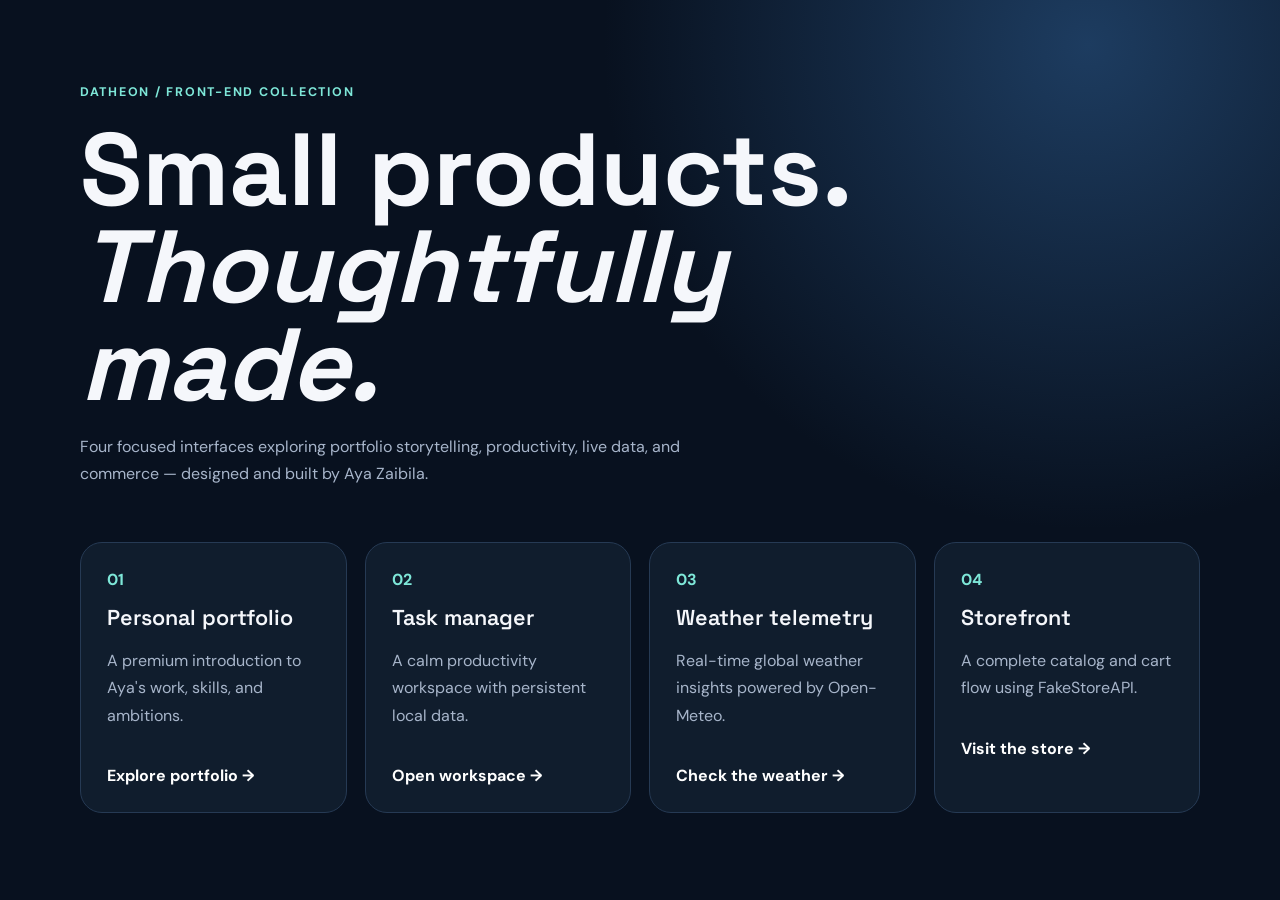
<file: index.html>
<!doctype html>
<html lang="en">
<head>
  <meta charset="utf-8">
  <meta name="viewport" content="width=device-width, initial-scale=1">
  <title>Datheon Studio | Four web applications</title>
  <meta name="description" content="A curated collection of four responsive web applications by Aya Zaibila.">
  <link rel="preconnect" href="https://fonts.googleapis.com">
  <link rel="preconnect" href="https://fonts.gstatic.com" crossorigin>
  <link href="https://fonts.googleapis.com/css2?family=DM+Sans:wght@400;500;600;700&family=Space+Grotesk:wght@500;600;700&display=swap" rel="stylesheet">
  <style>
    :root{font-family:"DM Sans",sans-serif;color:#f5f7fb;background:#08111f}*{box-sizing:border-box}body{margin:0;min-height:100vh;background:radial-gradient(circle at 85% 5%,#1d3c60 0,transparent 35%),#08111f}main{width:min(1120px,92%);margin:auto;padding:80px 0}.eyebrow{color:#7ee7d8;text-transform:uppercase;letter-spacing:.14em;font-size:.78rem;font-weight:700}h1{font:700 clamp(3rem,8vw,6.8rem)/.95 "Space Grotesk";max-width:800px;margin:20px 0}p{color:#a7b5ca;max-width:620px;line-height:1.7}.grid{display:grid;grid-template-columns:repeat(auto-fit,minmax(230px,1fr));gap:18px;margin-top:55px}.card{padding:26px;border:1px solid #263a54;border-radius:22px;background:#101d2d;transition:.25s}.card:hover{transform:translateY(-5px);border-color:#7ee7d8}.number{color:#7ee7d8;font-weight:700}.card h2{margin:14px 0 8px;font:600 1.35rem "Space Grotesk"}.card a{display:inline-block;color:#fff;text-decoration:none;margin-top:20px;font-weight:700}.card a:hover{color:#7ee7d8}
  </style>
</head>
<body>
  <main>
    <span class="eyebrow">Datheon / Front-end collection</span>
    <h1>Small products.<br><em>Thoughtfully made.</em></h1>
    <p>Four focused interfaces exploring portfolio storytelling, productivity, live data, and commerce — designed and built by Aya Zaibila.</p>
    <section class="grid" aria-label="Applications">
      <article class="card"><span class="number">01</span><h2>Personal portfolio</h2><p>A premium introduction to Aya's work, skills, and ambitions.</p><a href="Task%201/index.html">Explore portfolio →</a></article>
      <article class="card"><span class="number">02</span><h2>Task manager</h2><p>A calm productivity workspace with persistent local data.</p><a href="Task%202/index.html">Open workspace →</a></article>
      <article class="card"><span class="number">03</span><h2>Weather telemetry</h2><p>Real-time global weather insights powered by Open-Meteo.</p><a href="Task%203/index.html">Check the weather →</a></article>
      <article class="card"><span class="number">04</span><h2>Storefront</h2><p>A complete catalog and cart flow using FakeStoreAPI.</p><a href="Task%204/index.html">Visit the store →</a></article>
    </section>
  </main>
</body>
</html>
</file>
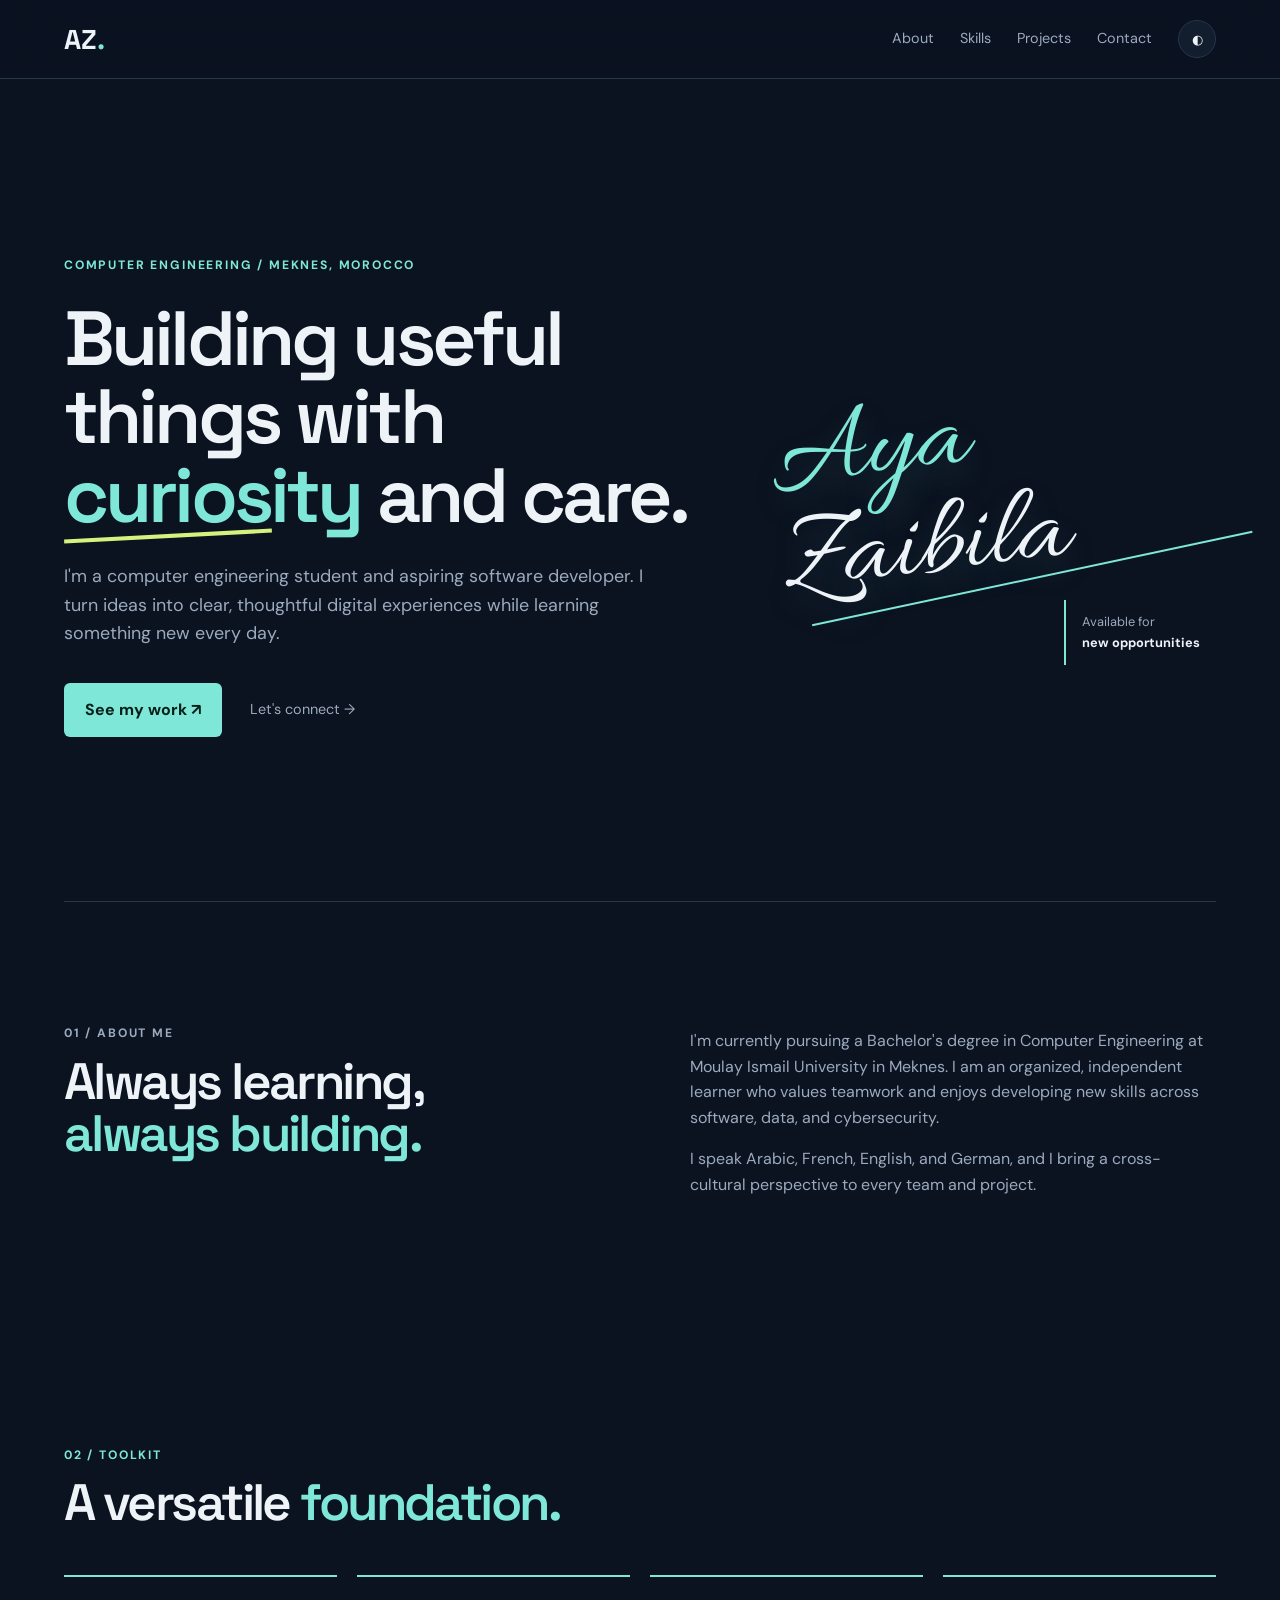
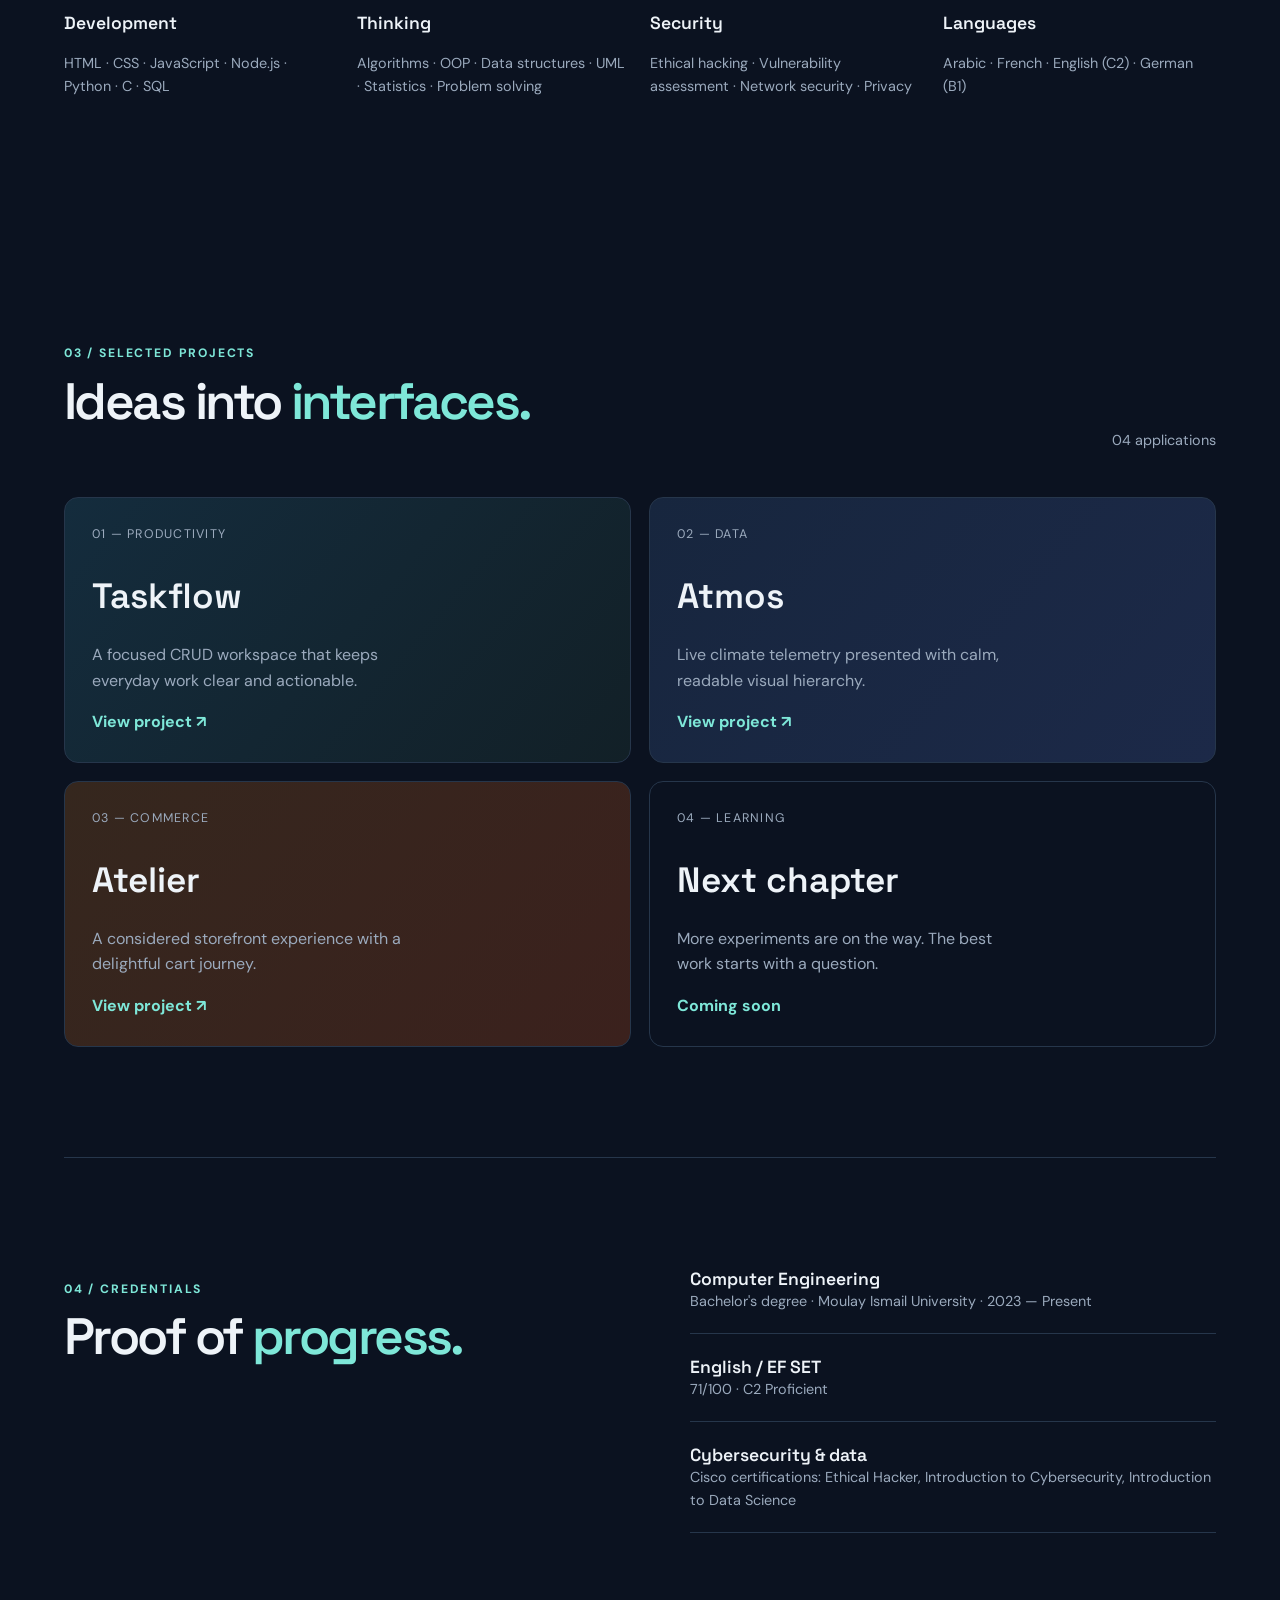
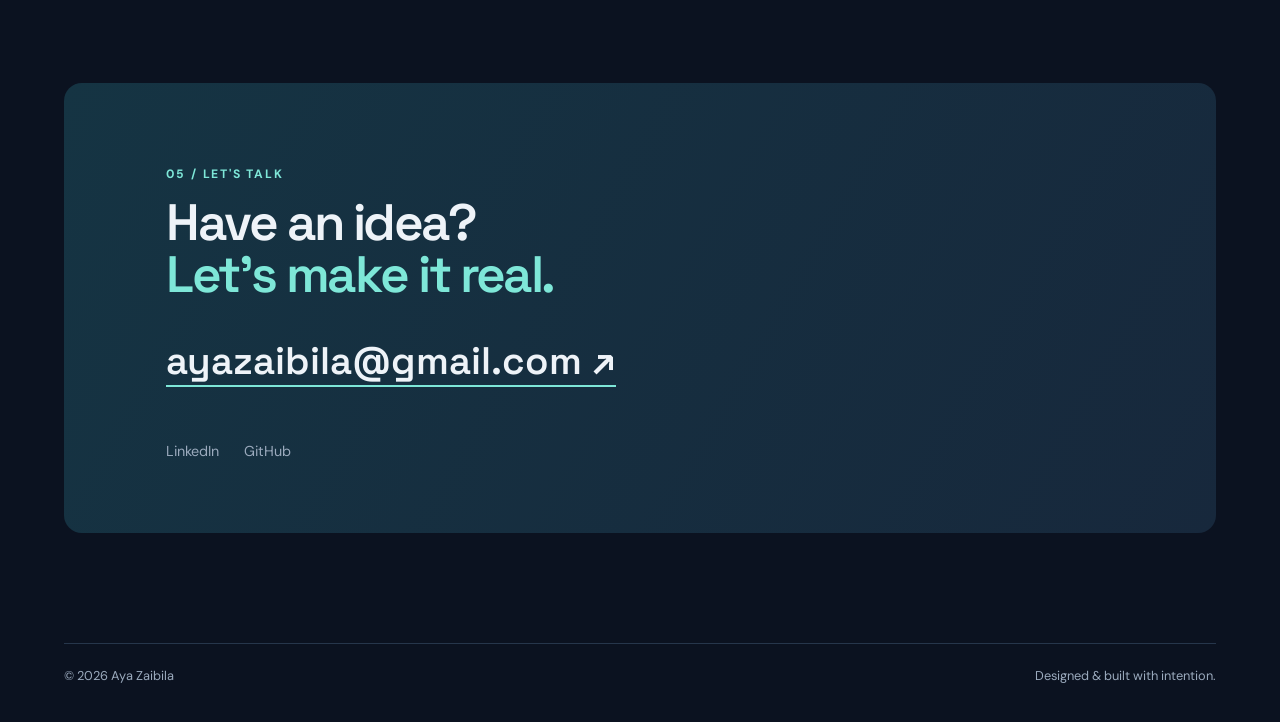
<file: Task 1/index.html>
<!doctype html>
<html lang="en" data-theme="dark">
<head>
  <meta charset="utf-8"><meta name="viewport" content="width=device-width, initial-scale=1">
  <title>Aya Zaibila | Computer Engineering Student</title>
  <meta name="description" content="Portfolio of Aya Zaibila, a computer engineering student and aspiring software developer.">
  <link rel="preconnect" href="https://fonts.googleapis.com"><link rel="preconnect" href="https://fonts.gstatic.com" crossorigin>
  <link href="https://fonts.googleapis.com/css2?family=Allura&family=DM+Sans:wght@400;500;600;700&family=Space+Grotesk:wght@500;600;700&display=swap" rel="stylesheet"><link rel="stylesheet" href="styles.css">
</head>
<body>
  <header class="site-header"><a class="brand" href="#top">AZ<span>.</span></a><button class="menu-button" aria-label="Toggle navigation" aria-expanded="false">☰</button><nav><a href="#about">About</a><a href="#skills">Skills</a><a href="#projects">Projects</a><a href="#contact">Contact</a><button id="theme-toggle" class="theme-button" aria-label="Toggle color theme">◐</button></nav></header>
  <main id="top">
    <section class="hero section"><div><p class="eyebrow">Computer Engineering / Meknes, Morocco</p><h1>Building useful things with <span>curiosity</span> and care.</h1><p class="hero-copy">I'm a computer engineering student and aspiring software developer. I turn ideas into clear, thoughtful digital experiences while learning something new every day.</p><div class="actions"><a class="button primary" href="#projects">See my work <span>↗</span></a><a class="text-link" href="mailto:ayazaibila@gmail.com">Let's connect →</a></div></div><div class="hero-art"><div class="signature" aria-label="Aya Zaibila signature"><span>Aya</span> Zaibila</div><div class="hero-caption">Available for<br><strong>new opportunities</strong></div></div></section>
    <section id="about" class="section split"><div><p class="eyebrow">01 / About me</p><h2>Always learning,<br><em>always building.</em></h2></div><div><p>I'm currently pursuing a Bachelor's degree in Computer Engineering at Moulay Ismail University in Meknes. I am an organized, independent learner who values teamwork and enjoys developing new skills across software, data, and cybersecurity.</p><p>I speak Arabic, French, English, and German, and I bring a cross-cultural perspective to every team and project.</p></div></section>
    <section id="skills" class="section"><p class="eyebrow">02 / Toolkit</p><h2>A versatile <em>foundation.</em></h2><div class="skill-grid"><div><h3>Development</h3><p>HTML · CSS · JavaScript · Node.js · Python · C · SQL</p></div><div><h3>Thinking</h3><p>Algorithms · OOP · Data structures · UML · Statistics · Problem solving</p></div><div><h3>Security</h3><p>Ethical hacking · Vulnerability assessment · Network security · Privacy</p></div><div><h3>Languages</h3><p>Arabic · French · English (C2) · German (B1)</p></div></div></section>
    <section id="projects" class="section"><div class="section-heading"><div><p class="eyebrow">03 / Selected projects</p><h2>Ideas into <em>interfaces.</em></h2></div><span class="muted">04 applications</span></div><div class="project-grid"><a class="project-card featured" href="../Task%202/index.html"><span>01 — Productivity</span><h3>Taskflow</h3><p>A focused CRUD workspace that keeps everyday work clear and actionable.</p><strong>View project ↗</strong></a><a class="project-card blue" href="../Task%203/index.html"><span>02 — Data</span><h3>Atmos</h3><p>Live climate telemetry presented with calm, readable visual hierarchy.</p><strong>View project ↗</strong></a><a class="project-card orange" href="../Task%204/index.html"><span>03 — Commerce</span><h3>Atelier</h3><p>A considered storefront experience with a delightful cart journey.</p><strong>View project ↗</strong></a><article class="project-card outline"><span>04 — Learning</span><h3>Next chapter</h3><p>More experiments are on the way. The best work starts with a question.</p><strong>Coming soon</strong></article></div></section>
    <section class="section credentials"><div><p class="eyebrow">04 / Credentials</p><h2>Proof of <em>progress.</em></h2></div><div class="credential-list"><div><strong>Computer Engineering</strong><span>Bachelor's degree · Moulay Ismail University · 2023 — Present</span></div><div><strong>English / EF SET</strong><span>71/100 · C2 Proficient</span></div><div><strong>Cybersecurity & data</strong><span>Cisco certifications: Ethical Hacker, Introduction to Cybersecurity, Introduction to Data Science</span></div></div></section>
    <section id="contact" class="contact"><p class="eyebrow">05 / Let's talk</p><h2>Have an idea?<br><em>Let's make it real.</em></h2><a class="email" href="mailto:ayazaibila@gmail.com">ayazaibila@gmail.com ↗</a><div class="socials"><a href="https://www.linkedin.com/in/aya-zaibila-7a572a215" target="_blank" rel="noreferrer">LinkedIn</a><a href="https://github.com/ayazaibila" target="_blank" rel="noreferrer">GitHub</a></div></section>
  </main>
  <footer><span>© 2026 Aya Zaibila</span><span>Designed & built with intention.</span></footer><script src="script.js"></script>
</body>
</html>
</file>
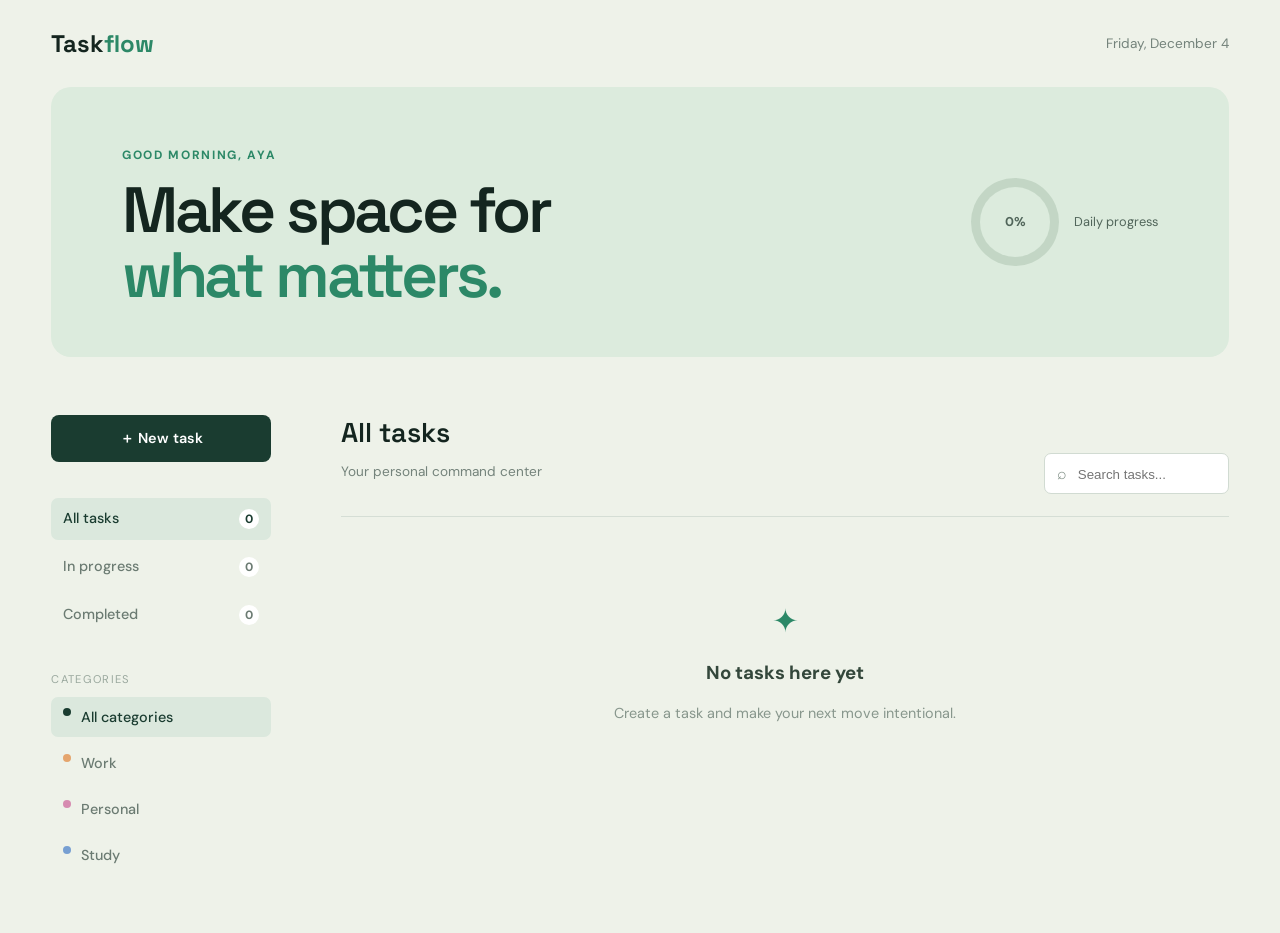
<file: Task 2/index.html>
<!doctype html><html lang="en"><head><meta charset="utf-8"><meta name="viewport" content="width=device-width,initial-scale=1"><title>Taskflow | Productivity workspace</title><link rel="preconnect" href="https://fonts.googleapis.com"><link href="https://fonts.googleapis.com/css2?family=DM+Sans:wght@400;500;600;700&family=Space+Grotesk:wght@500;600;700&display=swap" rel="stylesheet"><link rel="stylesheet" href="styles.css"></head><body><main class="app"><header><a class="brand" href="../index.html">Task<span>flow</span></a><div class="date" id="today"></div></header><section class="intro"><div><p class="eyebrow">Good morning, Aya</p><h1>Make space for<br><em>what matters.</em></h1></div><div class="progress"><div class="progress-ring"><strong id="progress-value">0%</strong></div><span>Daily progress</span></div></section><section class="workspace"><aside><button class="add-button" id="open-form">＋ New task</button><nav class="filters" aria-label="Task filters"><button class="filter active" data-filter="all">All tasks <b id="all-count">0</b></button><button class="filter" data-filter="active">In progress <b id="active-count">0</b></button><button class="filter" data-filter="completed">Completed <b id="completed-count">0</b></button></nav><p class="label">Categories</p><div class="category-list"><button class="category active" data-category="all"><i class="dot all-dot"></i>All categories</button><button class="category" data-category="Work"><i class="dot work"></i>Work</button><button class="category" data-category="Personal"><i class="dot personal"></i>Personal</button><button class="category" data-category="Study"><i class="dot study"></i>Study</button></div></aside><section class="tasks"><div class="task-toolbar"><div><h2 id="list-title">All tasks</h2><p id="list-summary">Your personal command center</p></div><label class="search">⌕ <input id="search" placeholder="Search tasks..." aria-label="Search tasks"></label></div><div id="task-list" class="task-list"></div><div id="empty" class="empty" hidden><span>✦</span><h3>No tasks here yet</h3><p>Create a task and make your next move intentional.</p></div></section></section></main><dialog id="task-dialog"><form method="dialog" id="task-form"><button type="button" class="close" id="close-form">×</button><p class="eyebrow">New focus</p><h2 id="form-title">Create a task</h2><input type="hidden" id="task-id"><label>Task title<input id="task-title" required maxlength="100" placeholder="What needs your attention?"></label><div class="form-grid"><label>Category<select id="task-category"><option>Work</option><option>Personal</option><option>Study</option></select></label><label>Due date<input id="task-due" type="date"></label></div><button class="add-button" type="submit">Save task</button></form></dialog><script src="script.js"></script></body></html>
</file>
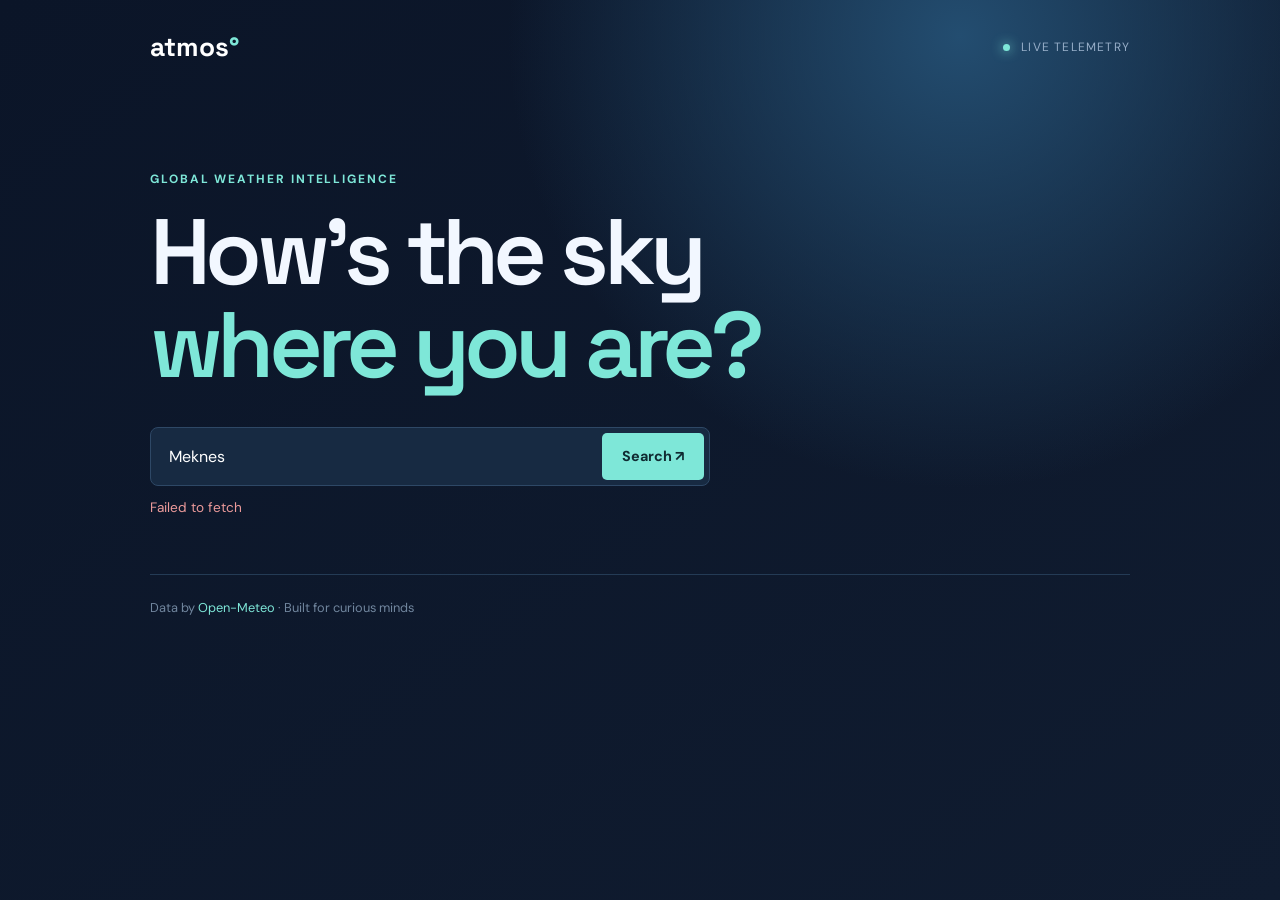
<file: Task 3/index.html>
<!doctype html><html lang="en"><head><meta charset="utf-8"><meta name="viewport" content="width=device-width,initial-scale=1"><title>Atmos | Weather telemetry</title><link rel="preconnect" href="https://fonts.googleapis.com"><link href="https://fonts.googleapis.com/css2?family=DM+Sans:wght@400;500;600;700&family=Space+Grotesk:wght@500;600;700&display=swap" rel="stylesheet"><link rel="stylesheet" href="styles.css"></head><body><main><header><a class="brand" href="../index.html">atmos<span>°</span></a><span class="live"><i></i> Live telemetry</span></header><section class="search-panel"><p class="eyebrow">Global weather intelligence</p><h1>How's the sky<br><em>where you are?</em></h1><form id="search-form"><input id="city" value="Meknes" placeholder="Search any city..." aria-label="City name" required><button>Search <span>↗</span></button></form><p id="message" class="message"></p></section><section id="weather" class="weather" hidden><div class="location"><span>Current conditions</span><h2 id="location-name"></h2><p id="updated"></p></div><div class="current"><div><p id="condition"></p><strong id="temperature"></strong><p id="feels"></p></div><div id="weather-icon" class="weather-icon">☀</div></div><div class="metrics"><div><span>Humidity</span><strong id="humidity">—</strong></div><div><span>Wind speed</span><strong id="wind">—</strong></div><div><span>Pressure</span><strong id="pressure">—</strong></div></div><div class="forecast-heading"><h3>5-day outlook</h3><span>Daily high / low</span></div><div id="forecast" class="forecast"></div></section><p id="loading" class="loading" hidden>Gathering the latest conditions<span>...</span></p></main><footer>Data by <a href="https://open-meteo.com/" target="_blank" rel="noreferrer">Open-Meteo</a> · Built for curious minds</footer><script src="script.js"></script></body></html>
</file>
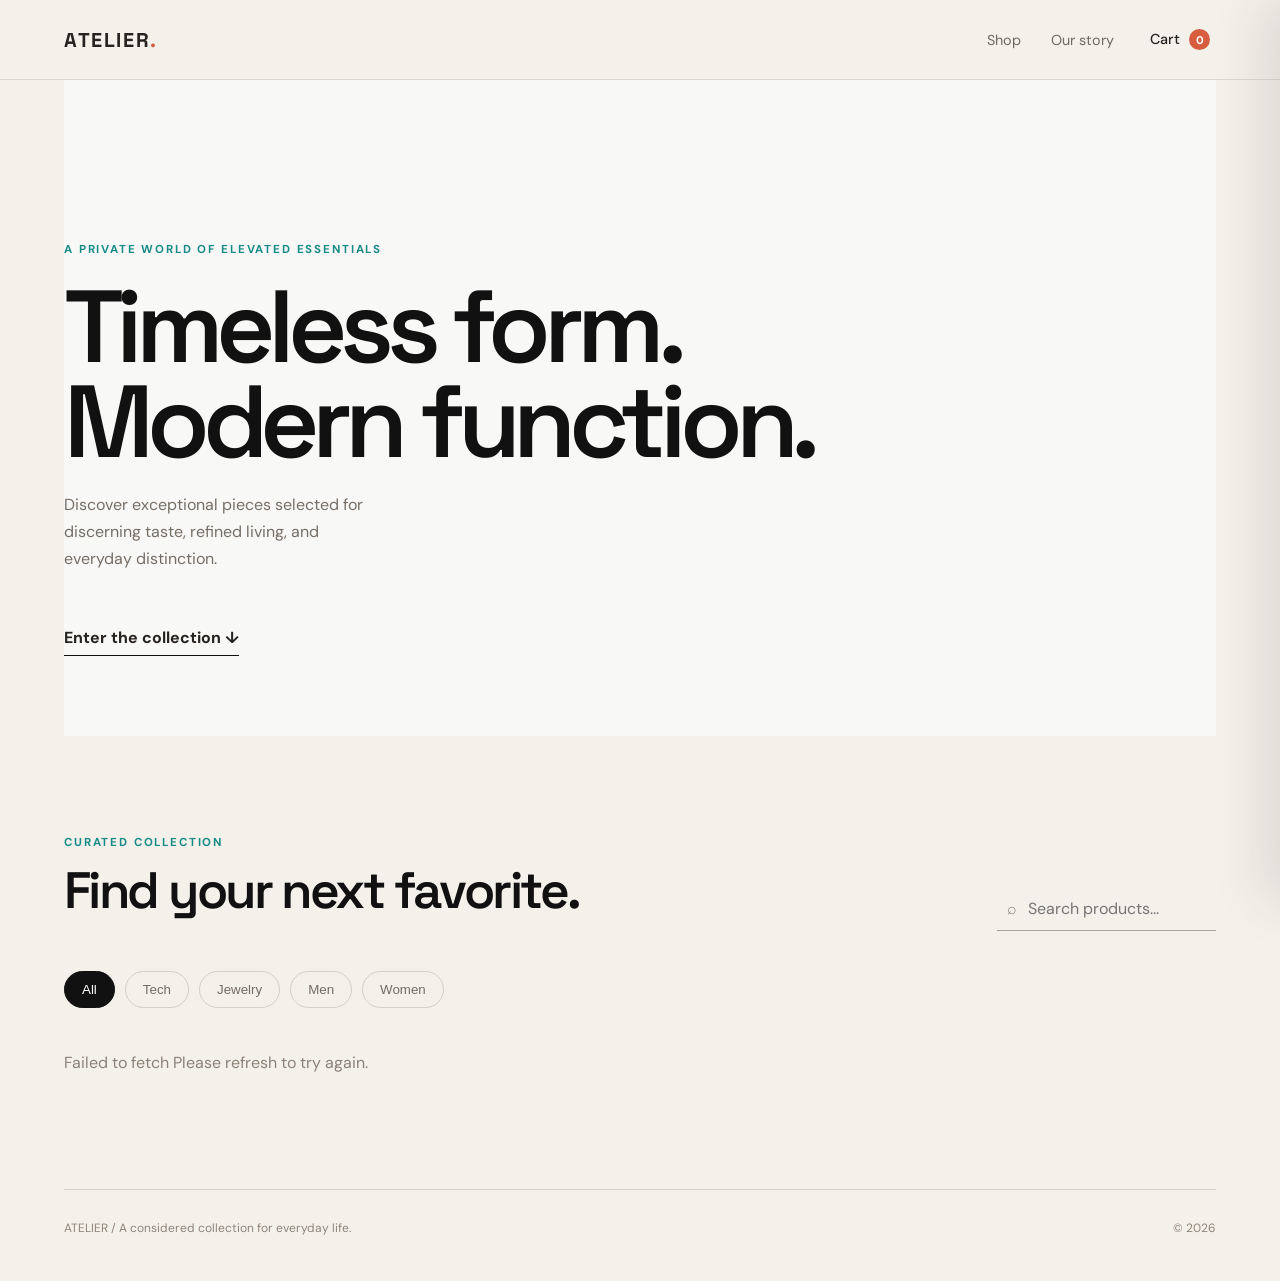
<file: Task 4/index.html>
<!doctype html><html lang="en"><head><meta charset="utf-8"><meta name="viewport" content="width=device-width,initial-scale=1"><title>Atelier | Curated everyday objects</title><link rel="preconnect" href="https://fonts.googleapis.com"><link href="https://fonts.googleapis.com/css2?family=DM+Sans:wght@400;500;600;700&family=Space+Grotesk:wght@500;600;700&display=swap" rel="stylesheet"><link rel="stylesheet" href="styles.css"></head><body><header><a class="brand" href="../index.html">ATELIER<span>.</span></a><nav><a href="#catalog">Shop</a><a href="#story">Our story</a><button id="cart-open" class="cart-button">Cart <b id="cart-count">0</b></button></nav></header><main><section class="hero"><div class="hero-copy"><p class="eyebrow">A private world of elevated essentials</p><h1>Timeless form.<br><em>Modern function.</em></h1><p>Discover exceptional pieces selected for discerning taste, refined living, and everyday distinction.</p><a class="hero-link" href="#catalog">Enter the collection ↓</a></div></section><section id="catalog" class="catalog"><div class="catalog-head"><div><p class="eyebrow">Curated collection</p><h2>Find your next favorite.</h2></div><label class="search">⌕ <input id="search" placeholder="Search products..." aria-label="Search products"></label></div><div class="filters"><button class="active" data-category="all">All</button><button data-category="electronics">Tech</button><button data-category="jewelery">Jewelry</button><button data-category="men's clothing">Men</button><button data-category="women's clothing">Women</button></div><div id="products" class="products"><p class="status">Loading the collection...</p></div></section></main><aside id="cart" class="cart"><div class="cart-head"><h2>Your cart <span id="cart-label">(0)</span></h2><button id="cart-close">×</button></div><div id="cart-items" class="cart-items"></div><div class="cart-footer"><div><span>Subtotal</span><strong id="subtotal">$0.00</strong></div><div><span>Shipping</span><strong>Free</strong></div><div class="total"><span>Total</span><strong id="total">$0.00</strong></div><button id="checkout" class="checkout">Proceed to checkout →</button></div></aside><div id="overlay" class="overlay"></div><dialog id="checkout-dialog"><p class="eyebrow">Order confirmed</p><h2>Thank you<br><em>for shopping small.</em></h2><p>Your order is being prepared with care. A confirmation would be sent to your inbox.</p><button class="checkout" id="close-checkout">Continue browsing</button></dialog><footer id="story"><span>ATELIER / A considered collection for everyday life.</span><span>© 2026</span></footer><script src="script.js"></script></body></html>
</file>
<file: Task 1/styles.css>
:root{--bg:#0b1220;--surface:#121d2e;--text:#eef3f8;--muted:#9baabd;--line:#26364b;--accent:#7ee7d8;--accent2:#d5f17e}html[data-theme=light]{--bg:#f4f7f4;--surface:#fff;--text:#12202b;--muted:#566576;--line:#d9e3e1}*{box-sizing:border-box}html{scroll-behavior:smooth}body{margin:0;background:var(--bg);color:var(--text);font:400 16px/1.6 "DM Sans",sans-serif;transition:background .3s}.site-header{position:sticky;top:0;z-index:5;display:flex;justify-content:space-between;align-items:center;padding:20px max(5%,calc((100% - 1180px)/2));background:color-mix(in srgb,var(--bg) 88%,transparent);backdrop-filter:blur(16px);border-bottom:1px solid var(--line)}.brand{font:700 1.7rem "Space Grotesk";color:var(--text);text-decoration:none}.brand span,.hero h1 span,.eyebrow{color:var(--accent)}nav{display:flex;align-items:center;gap:26px}nav a,.text-link,.socials a{color:var(--muted);text-decoration:none;font-size:.9rem}nav a:hover,.text-link:hover,.socials a:hover{color:var(--text)}.theme-button,.menu-button{border:1px solid var(--line);border-radius:50%;background:var(--surface);color:var(--text);width:38px;height:38px;cursor:pointer}.menu-button{display:none;border-radius:10px;font-size:1.1rem}.section{width:min(1180px,90%);margin:auto;padding:110px 0}.hero{min-height:calc(100vh - 78px);display:grid;grid-template-columns:1.2fr .8fr;align-items:center;gap:50px}.eyebrow{text-transform:uppercase;letter-spacing:.15em;font-size:.76rem;font-weight:700}.hero h1,h2{font:600 clamp(2.6rem,6vw,5.6rem)/1.02 "Space Grotesk";letter-spacing:-.05em;margin:24px 0}.hero h1 span{display:inline-block}.hero h1 span::after{content:"";display:block;width:70%;height:4px;background:var(--accent2);transform:rotate(-3deg)}em{color:var(--accent);font-style:normal}.hero-copy{max-width:600px;color:var(--muted);font-size:1.12rem}.actions{display:flex;gap:28px;align-items:center;margin-top:35px}.button{padding:14px 21px;border-radius:6px;text-decoration:none;font-weight:700}.primary{background:var(--accent);color:#082019}.primary:hover{background:#a5f4e8}.hero-art{min-height:430px;position:relative;display:grid;place-items:center}.signature{position:relative;color:var(--text);font:400 clamp(4.5rem,9vw,8rem)/.9 "Allura",cursive;transform:rotate(-7deg);text-shadow:0 14px 35px #7ee7d82b}.signature span{color:var(--accent)}.signature::after{content:"";position:absolute;left:5%;right:-7%;bottom:-10px;height:2px;background:var(--accent);transform:rotate(-5deg);transform-origin:left}.hero-caption{position:absolute;right:0;bottom:40px;padding:12px 16px;border-left:2px solid var(--accent);color:var(--muted);font-size:.8rem}.hero-caption strong{color:var(--text)}.split,.credentials{display:grid;grid-template-columns:1fr 1fr;gap:100px;border-top:1px solid var(--line)}h2{font-size:clamp(2.3rem,4vw,4rem);margin-top:12px}.split p{color:var(--muted);max-width:550px}.skill-grid{display:grid;grid-template-columns:repeat(4,1fr);gap:20px;margin-top:45px}.skill-grid div{border-top:2px solid var(--accent);padding-top:18px}.skill-grid h3{font:600 1.1rem "Space Grotesk"}.skill-grid p,.muted{color:var(--muted);font-size:.9rem}.section-heading{display:flex;justify-content:space-between;align-items:end}.project-grid{display:grid;grid-template-columns:repeat(2,1fr);gap:18px;margin-top:45px}.project-card{min-height:260px;padding:27px;border:1px solid var(--line);border-radius:14px;color:var(--text);text-decoration:none;background:var(--surface);transition:.25s;display:flex;flex-direction:column}.project-card:hover{transform:translateY(-6px);border-color:var(--accent)}.project-card span{color:var(--muted);font-size:.78rem;text-transform:uppercase;letter-spacing:.1em}.project-card h3{font:600 2.2rem "Space Grotesk";margin:28px 0 8px}.project-card p{color:var(--muted);max-width:330px}.project-card strong{margin-top:auto;color:var(--accent)}.featured{background:linear-gradient(130deg,#142c3d,#122027)}.blue{background:linear-gradient(130deg,#17263e,#1c2948)}.orange{background:linear-gradient(130deg,#35271e,#3b211d)}.outline{background:transparent}.credential-list{display:grid;gap:22px}.credential-list div{display:flex;flex-direction:column;padding-bottom:20px;border-bottom:1px solid var(--line)}.credential-list strong{font:600 1.1rem "Space Grotesk"}.credential-list span{color:var(--muted);font-size:.9rem}.contact{width:min(1180px,90%);margin:40px auto 110px;padding:70px 8%;border-radius:18px;background:linear-gradient(120deg,#153443,#17283c)}.contact h2{margin-bottom:35px}.email{font:600 clamp(1.3rem,3vw,2.4rem) "Space Grotesk";color:var(--text);text-decoration:none;border-bottom:2px solid var(--accent)}.socials{display:flex;gap:25px;margin-top:55px}footer{width:min(1180px,90%);margin:auto;padding:22px 0 35px;border-top:1px solid var(--line);display:flex;justify-content:space-between;color:var(--muted);font-size:.8rem}@media(max-width:700px){nav{display:none}.menu-button{display:block}.site-header:has(.menu-button[aria-expanded=true]) nav{display:flex;position:absolute;top:78px;left:0;right:0;padding:20px;flex-direction:column;background:var(--bg);border-bottom:1px solid var(--line)}.hero,.split,.credentials{grid-template-columns:1fr;gap:30px}.hero{padding-top:65px}.hero-art{min-height:330px}.skill-grid{grid-template-columns:repeat(2,1fr)}.project-grid{grid-template-columns:1fr}.section{padding:75px 0}.contact{padding:45px 8%}footer{flex-direction:column;gap:8px}}
</file>
<file: Task 2/styles.css>
:root{font-family:"DM Sans",sans-serif;color:#14251f;background:#eef2e9}*{box-sizing:border-box}body{margin:0}.app{width:min(1180px,92%);margin:auto}header{display:flex;justify-content:space-between;align-items:center;padding:28px 0}.brand{font:700 1.5rem "Space Grotesk";color:#14251f;text-decoration:none}.brand span,em{color:#2c8867;font-style:normal}.date,.task-toolbar p{color:#74837b;font-size:.85rem}.intro{background:#dcebdd;border-radius:20px;padding:48px 6%;display:flex;justify-content:space-between;align-items:center}.eyebrow{text-transform:uppercase;letter-spacing:.14em;color:#2c8867;font-size:.75rem;font-weight:700}.intro h1{font:600 clamp(2.4rem,5vw,4.7rem)/1.02 "Space Grotesk";letter-spacing:-.05em;margin:15px 0 0}.progress{display:flex;align-items:center;gap:15px;color:#51655a;font-size:.8rem}.progress-ring{width:88px;height:88px;border-radius:50%;display:grid;place-items:center;background:conic-gradient(#2c8867 var(--progress,0%),#c3d6c5 0)}.progress-ring:after{content:"";position:absolute;width:70px;height:70px;background:#dcebdd;border-radius:50%}.progress-ring strong{position:relative;z-index:1}.workspace{display:grid;grid-template-columns:220px 1fr;gap:70px;padding:58px 0}.add-button{border:0;border-radius:8px;background:#1a3c30;color:#fff;padding:14px 18px;font:600 .9rem "DM Sans";cursor:pointer;width:100%;transition:.2s}.add-button:hover{background:#2c8867}.filters{display:grid;gap:6px;margin:36px 0}.filter,.category{border:0;background:transparent;text-align:left;padding:11px 12px;border-radius:7px;cursor:pointer;color:#6b7b72;font:500 .9rem "DM Sans";display:flex;justify-content:space-between}.filter.active,.filter:hover,.category.active,.category:hover{background:#dbe8dd;color:#1a3c30}.filter b{font-size:.75rem;background:#fff;padding:2px 6px;border-radius:10px}.label{text-transform:uppercase;font-size:.7rem;letter-spacing:.12em;color:#9aa89e}.category-list{display:grid;gap:6px}.category{justify-content:flex-start;gap:10px}.dot{width:8px;height:8px;border-radius:50%;background:#a7b5ac}.all-dot{background:#1a3c30}.work{background:#e5a56d}.personal{background:#d68bb0}.study{background:#779fd2}.task-toolbar{display:flex;justify-content:space-between;align-items:end;border-bottom:1px solid #d5ded5;padding-bottom:22px}.task-toolbar h2{margin:0;font:600 1.7rem "Space Grotesk"}.search{border:1px solid #d1dbd2;background:#fff;border-radius:7px;padding:9px 12px;color:#7e8d83}.search input{border:0;outline:0;background:transparent;width:140px;margin-left:5px}.task-list{display:grid;gap:10px;margin-top:18px}.task{display:grid;grid-template-columns:28px 1fr auto;align-items:center;gap:14px;padding:17px;background:#fff;border:1px solid #e1e8e0;border-radius:10px}.check{width:20px;height:20px;border:1px solid #b6c8ba;border-radius:50%;background:transparent;color:#fff;cursor:pointer}.task.done .check{background:#2c8867;border-color:#2c8867}.task.done .task-name{text-decoration:line-through;color:#9ca9a0}.task-name{font-weight:600}.task-meta{font-size:.75rem;color:#829187;margin-top:4px}.task-actions button{border:0;background:transparent;color:#89968d;cursor:pointer;font-size:1.05rem}.task-actions button:hover{color:#c45c5c}.empty{text-align:center;padding:65px;color:#87968c}.empty span{font-size:2rem;color:#2c8867}.empty h3{color:#33473b}.empty p{font-size:.9rem}dialog{border:0;border-radius:15px;box-shadow:0 20px 70px #12281c33;padding:0;width:min(470px,90%)}dialog::backdrop{background:#12281c55;backdrop-filter:blur(4px)}form{padding:30px;display:grid;gap:17px;position:relative}form h2{font:600 1.8rem "Space Grotesk";margin:0}form label{display:grid;gap:7px;font-size:.82rem;color:#526459;font-weight:600}form input,select{border:1px solid #d5dfd6;border-radius:6px;padding:12px;font:inherit;color:#223a2c;background:#fff}.form-grid{display:grid;grid-template-columns:1fr 1fr;gap:14px}.close{position:absolute;right:20px;top:17px;border:0;background:transparent;font-size:1.5rem;color:#7b8c80;cursor:pointer}@media(max-width:700px){.intro{padding:32px 7%;align-items:flex-start;gap:25px;flex-direction:column}.progress{align-self:flex-end}.workspace{grid-template-columns:1fr;gap:30px;padding-top:35px}.filters{display:flex;margin:12px 0}.filter{flex:1}.category-list{display:flex;overflow:auto}.task-toolbar{gap:15px;align-items:start;flex-direction:column}.search,.search input{width:100%}.task{grid-template-columns:25px 1fr auto}.task-actions{display:flex}}
</file>
<file: Task 3/styles.css>
:root{font-family:"DM Sans",sans-serif;color:#f2f7ff;background:#0b1528}*{box-sizing:border-box}body{margin:0;min-height:100vh;background:radial-gradient(circle at 75% 4%,#234d70,transparent 35%),linear-gradient(145deg,#0b1528,#101c30)}main{width:min(980px,90%);margin:auto}header{padding:30px 0;display:flex;justify-content:space-between;align-items:center}.brand{font:700 1.65rem "Space Grotesk";color:#fff;text-decoration:none}.brand span{color:#7ee7d8}.live{font-size:.75rem;color:#97aec8;text-transform:uppercase;letter-spacing:.1em}.live i{display:inline-block;width:7px;height:7px;background:#7ee7d8;border-radius:50%;margin-right:7px;box-shadow:0 0 12px #7ee7d8}.search-panel{padding:65px 0 40px}.eyebrow{color:#7ee7d8;text-transform:uppercase;letter-spacing:.16em;font-size:.75rem;font-weight:700}.search-panel h1{font:600 clamp(2.8rem,8vw,5.8rem)/1 "Space Grotesk";letter-spacing:-.06em;margin:19px 0 35px}.search-panel em{color:#7ee7d8;font-style:normal}.search-panel form{display:flex;width:min(560px,100%);background:#172a42;border:1px solid #2e4866;border-radius:8px;padding:5px}.search-panel input{background:transparent;border:0;color:#fff;outline:0;padding:13px;font:inherit;flex:1;min-width:0}.search-panel button{border:0;border-radius:5px;background:#7ee7d8;color:#102b32;padding:0 20px;font:700 .9rem "DM Sans";cursor:pointer}.search-panel button:hover{background:#a9f6ec}.message{color:#ed9b9b;font-size:.85rem;min-height:21px}.weather{padding-bottom:70px}.location{display:flex;justify-content:space-between;align-items:end;border-bottom:1px solid #29415d;padding:25px 0}.location span,.location p,.forecast-heading span{color:#8ea5be;font-size:.82rem}.location h2{font:600 2.2rem "Space Grotesk";margin:9px 0 0}.location p{margin:0}.current{display:flex;justify-content:space-between;align-items:center;padding:35px 0}.current p{color:#9db4ca;margin:4px 0}.current strong{font:600 clamp(5rem,15vw,9rem)/.95 "Space Grotesk";letter-spacing:-.08em}.weather-icon{font-size:7rem;filter:drop-shadow(0 10px 20px #7ee7d844)}.metrics{display:grid;grid-template-columns:repeat(3,1fr);gap:15px}.metrics div{background:#14263c;border:1px solid #253e5a;border-radius:10px;padding:20px}.metrics span{display:block;color:#8ea5be;font-size:.8rem;margin-bottom:10px}.metrics strong{font:600 1.3rem "Space Grotesk"}.forecast-heading{display:flex;justify-content:space-between;align-items:center;margin-top:55px}.forecast-heading h3{font:600 1.35rem "Space Grotesk"}.forecast{display:grid;grid-template-columns:repeat(5,1fr);gap:10px}.day{padding:17px 10px;text-align:center;background:#14263c;border:1px solid #253e5a;border-radius:10px}.day strong{display:block;font-size:.8rem;color:#a6bad0}.day .icon{font-size:1.6rem;display:block;margin:15px 0}.day p{font-size:.85rem;margin:0}.day p span{color:#8199b3;margin-left:6px}.loading{color:#7ee7d8;padding:30px 0}.loading span{animation:blink 1s infinite}@keyframes blink{50%{opacity:0}}footer{width:min(980px,90%);margin:0 auto;padding:24px 0 35px;color:#71869e;border-top:1px solid #243b55;font-size:.8rem}footer a{color:#7ee7d8;text-decoration:none}@media(max-width:600px){.search-panel{padding-top:40px}.location{align-items:start;gap:12px;flex-direction:column}.current{padding:25px 0}.weather-icon{font-size:5rem}.metrics{gap:7px}.metrics div{padding:13px 10px}.metrics strong{font-size:1rem}.forecast{gap:5px}.day{padding:12px 4px}.day .icon{font-size:1.3rem}.day p span{display:block;margin:4px 0 0}.search-panel button{padding:0 12px}}
</file>
<file: Task 4/styles.css>
:root{font-family:"DM Sans",sans-serif;color:#25221f;background:#f4f1eb}*{box-sizing:border-box}body{margin:0}header{height:80px;padding:0 max(5%,calc((100% - 1220px)/2));display:flex;align-items:center;justify-content:space-between;border-bottom:1px solid #ded9d0;background:#f4f1eb;position:sticky;top:0;z-index:3}.brand{font:700 1.25rem "Space Grotesk";color:#25221f;text-decoration:none;letter-spacing:.08em}.brand span,em{color:#d65d3e;font-style:normal}nav{display:flex;align-items:center;gap:30px}nav a{color:#6e6861;text-decoration:none;font-size:.9rem}.cart-button{border:0;background:transparent;color:#25221f;cursor:pointer;font:500 .9rem "DM Sans"}.cart-button b{display:inline-grid;place-items:center;background:#d65d3e;color:#fff;border-radius:50%;width:21px;height:21px;font-size:.7rem;margin-left:5px}.hero{width:min(1220px,90%);margin:auto;min-height:580px;padding:80px 0;display:grid;grid-template-columns:1fr .9fr;gap:70px;align-items:center;background:radial-gradient(circle at 83% 45%,#e7d6c3 0,transparent 28%)}.hero h1{font:600 clamp(3rem,8vw,7.3rem)/.93 "Space Grotesk";letter-spacing:-.07em;margin:22px 0}.eyebrow{color:#d65d3e;text-transform:uppercase;letter-spacing:.16em;font-size:.72rem;font-weight:700}.hero p:not(.eyebrow){color:#766e65;max-width:320px;line-height:1.7}.hero-link{color:#25221f;text-decoration:none;font-weight:700;display:inline-block;margin-top:38px}.hero-visual{position:relative;height:430px}.hero-visual img{object-fit:cover;box-shadow:0 20px 40px #54473a26}.hero-image-main{width:78%;height:100%;border-radius:3px}.hero-image-small{position:absolute;right:0;bottom:-25px;width:38%;height:190px;border:10px solid #f4f1eb;border-bottom:0}.catalog{width:min(1220px,90%);margin:auto;padding:100px 0}.catalog-head{display:flex;justify-content:space-between;align-items:end}.catalog h2{font:600 clamp(2rem,4vw,3.8rem)/1 "Space Grotesk";letter-spacing:-.05em;margin:15px 0}.search{border-bottom:1px solid #a9a197;padding:10px;color:#8e8479}.search input{border:0;background:transparent;outline:0;font:inherit;width:180px;margin-left:5px}.filters{display:flex;gap:10px;margin:40px 0 28px}.filters button{border:1px solid #d5cec5;border-radius:30px;padding:10px 17px;background:transparent;color:#746c63;cursor:pointer}.filters button.active,.filters button:hover{background:#25221f;color:#fff;border-color:#25221f}.products{display:grid;grid-template-columns:repeat(4,1fr);gap:18px}.product{position:relative}.product-image{height:280px;background:#ebe6de;border-radius:4px;display:grid;place-items:center;padding:30px}.product-image img{width:100%;height:100%;object-fit:contain;mix-blend-mode:multiply;transition:.3s}.product:hover img{transform:scale(1.05)}.badge{position:absolute;top:12px;left:12px;background:#d65d3e;color:#fff;padding:6px 9px;font-size:.65rem;text-transform:uppercase}.product-info{padding:15px 2px}.product-info h3{font:500 1rem "Space Grotesk";margin:0 0 7px;text-transform:capitalize}.product-info p{color:#938a80;font-size:.8rem;margin:0}.product-info strong{display:block;margin-top:14px}.add-cart{float:right;border:0;border-radius:50%;background:#25221f;color:#fff;width:30px;height:30px;cursor:pointer;margin-top:-28px}.status{color:#8b8178;grid-column:1/-1}.cart{position:fixed;z-index:6;right:0;top:0;height:100vh;width:min(430px,100%);background:#fbfaf7;transform:translateX(100%);transition:.3s;display:flex;flex-direction:column;padding:30px;box-shadow:-15px 0 50px #33291f20}.cart.open{transform:translateX(0)}.cart-head{display:flex;justify-content:space-between;border-bottom:1px solid #ddd6cd;padding-bottom:22px}.cart-head h2{font:600 1.5rem "Space Grotesk";margin:0}.cart-head h2 span{color:#8e8479;font-size:.9rem}.cart-head button{border:0;background:transparent;font-size:1.7rem;color:#766e65;cursor:pointer}.cart-items{overflow:auto;flex:1;padding:20px 0}.cart-item{display:grid;grid-template-columns:65px 1fr auto;gap:14px;align-items:center;margin-bottom:18px}.cart-item img{width:65px;height:65px;object-fit:contain;background:#ebe6de}.cart-item h3{font:500 .85rem "Space Grotesk";margin:0}.cart-item p{font-size:.8rem;color:#8e8479;margin:6px 0}.quantity button{border:1px solid #d5cec5;background:transparent;width:23px;height:23px;cursor:pointer}.cart-footer{border-top:1px solid #ddd6cd;padding-top:20px}.cart-footer>div{display:flex;justify-content:space-between;margin:9px 0;color:#756c63;font-size:.85rem}.cart-footer .total{color:#25221f;font-size:1rem;margin:22px 0}.checkout{border:0;border-radius:3px;background:#25221f;color:#fff;padding:15px;width:100%;font:600 .85rem "DM Sans";cursor:pointer}.checkout:hover{background:#d65d3e}.overlay{position:fixed;inset:0;background:#21180f66;z-index:5;opacity:0;pointer-events:none;transition:.3s}.overlay.open{opacity:1;pointer-events:auto}dialog{border:0;border-radius:8px;padding:40px;max-width:450px;background:#fbfaf7;color:#25221f;box-shadow:0 20px 80px #21180f44}dialog::backdrop{background:#21180f66}.dialog h2,dialog h2{font:600 2.4rem "Space Grotesk"}dialog p:not(.eyebrow){color:#756c63;line-height:1.7}footer{width:min(1220px,90%);margin:auto;padding:30px 0 45px;border-top:1px solid #d8d1c8;display:flex;justify-content:space-between;color:#8e8479;font-size:.75rem}@media(max-width:800px){nav a{display:none}.catalog-head{display:block}.search{display:inline-block;margin-top:20px}.products{grid-template-columns:repeat(2,1fr)}.product-image{height:220px}.hero{min-height:500px;padding:80px 0;grid-template-columns:1fr;gap:35px}.hero-visual{height:330px}.hero-image-main{width:78%}.hero-image-small{height:145px}}@media(max-width:450px){.products{gap:12px}.product-image{height:170px;padding:15px}.filters{overflow:auto}.filters button{white-space:nowrap}.cart{padding:22px}}
:root{--accent:#5cc9c0;--ink:#111;--paper:#f8f8f6}.hero{background:var(--paper);min-height:650px}.hero h1{font-size:clamp(3.2rem,8vw,7.8rem);color:var(--ink)}.hero h1 em{color:var(--ink)}.hero-copy .eyebrow,.catalog .eyebrow{color:#168b87}.hero-visual{background:#bfe7e0;padding:24px}.hero-image-main{width:82%;height:100%;filter:saturate(.75)}.hero-image-small{border-color:var(--paper);filter:saturate(.75)}.hero-link{border-bottom:1px solid var(--ink);padding-bottom:7px}.category-showcase{width:min(1220px,90%);margin:auto;display:grid;grid-template-columns:repeat(3,1fr);gap:12px;padding:12px 0 0}.category-tile{min-height:210px;padding:22px;display:flex;flex-direction:column;justify-content:space-between;color:#fff;text-decoration:none;background-size:cover;background-position:center;position:relative;overflow:hidden}.category-tile:before{content:"";position:absolute;inset:0;background:#1115}.category-tile>*{position:relative}.category-tile span{font-size:.7rem;text-transform:uppercase;letter-spacing:.14em}.category-tile strong{font:500 clamp(1.35rem,2.4vw,2rem)/1.05 "Space Grotesk"}.jewelry{background-image:url("https://images.unsplash.com/photo-1515562141207-7a88fb7ce338?auto=format&fit=crop&w=700&q=85")}.tech{background-image:url("https://images.unsplash.com/photo-1517336714731-489689fd1ca8?auto=format&fit=crop&w=700&q=85")}.fashion{background-image:url("https://images.unsplash.com/photo-1584917865442-de89df76afd3?auto=format&fit=crop&w=700&q=85")}.catalog{padding-top:88px}.catalog h2{color:var(--ink)}.filters button.active,.filters button:hover{background:#111;border-color:#111}.checkout:hover{background:var(--accent)}@media(max-width:800px){.hero{min-height:600px}.category-showcase{grid-template-columns:1fr}.category-tile{min-height:150px}}
:root{--accent:#5cc9c0;--ink:#111;--paper:#f8f8f6}.hero{background:var(--paper);min-height:650px;display:block;padding-top:150px}.hero-copy{max-width:760px}.hero h1{font-size:clamp(3.2rem,8vw,7.8rem);color:var(--ink)}.hero h1 em{color:var(--ink)}.hero-copy .eyebrow,.catalog .eyebrow{color:#168b87}.hero-link{border-bottom:1px solid var(--ink);padding-bottom:7px}.catalog{padding-top:88px}.catalog h2{color:var(--ink)}.filters button.active,.filters button:hover{background:#111;border-color:#111}.checkout:hover{background:var(--accent)}@media(max-width:800px){.hero{min-height:520px;padding-top:100px}}
</file>
